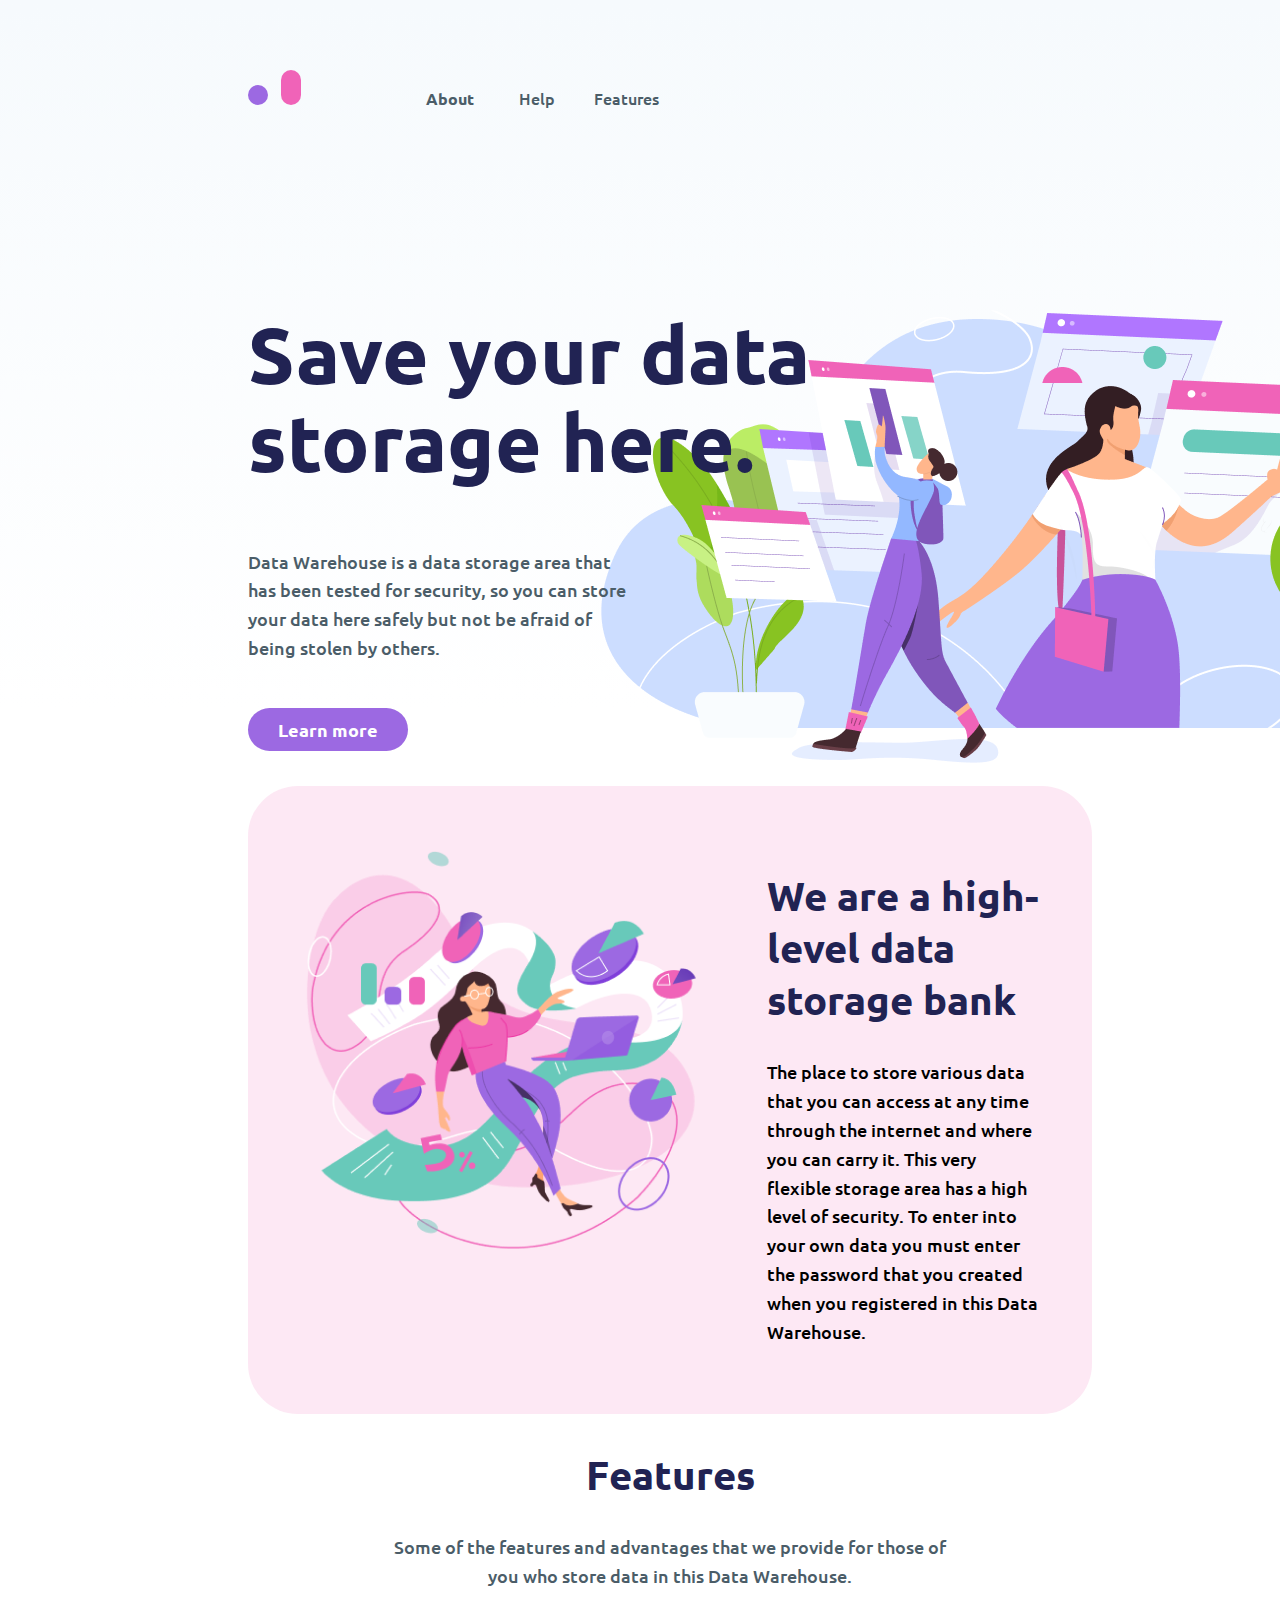
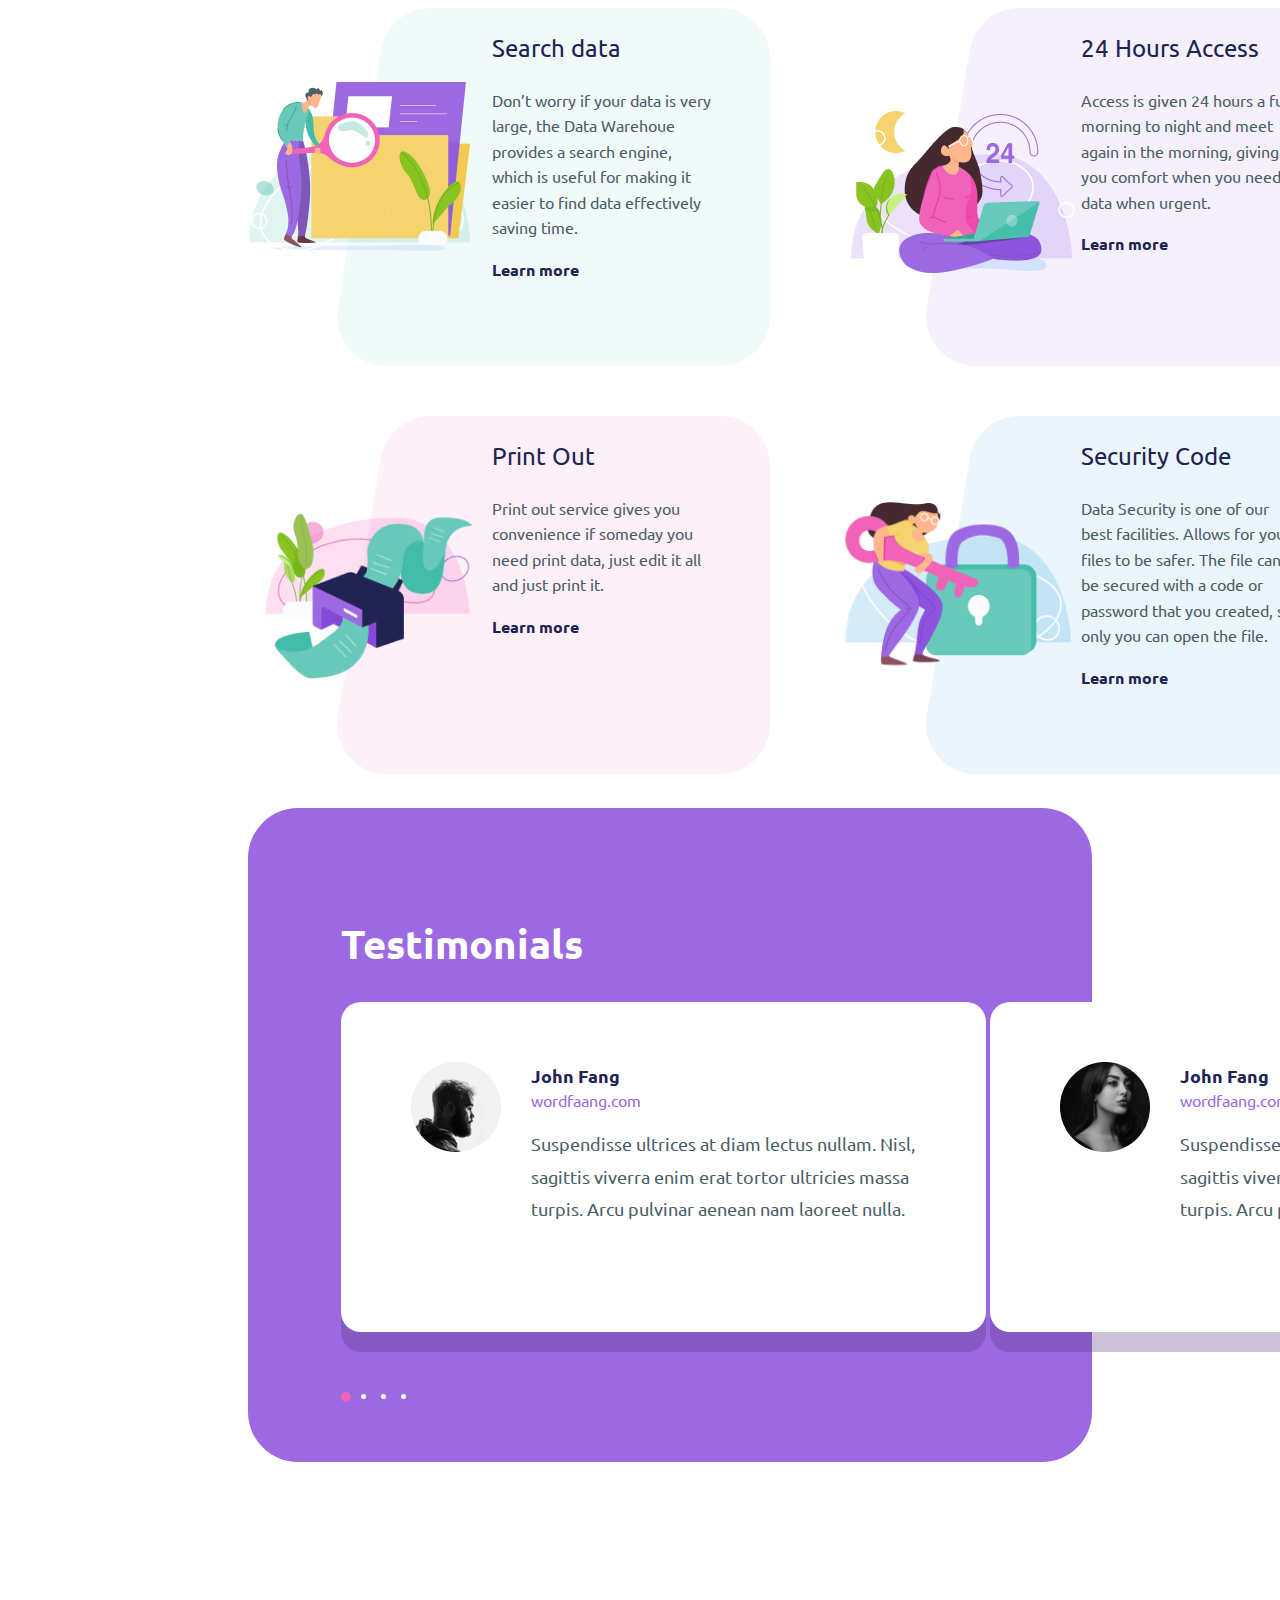
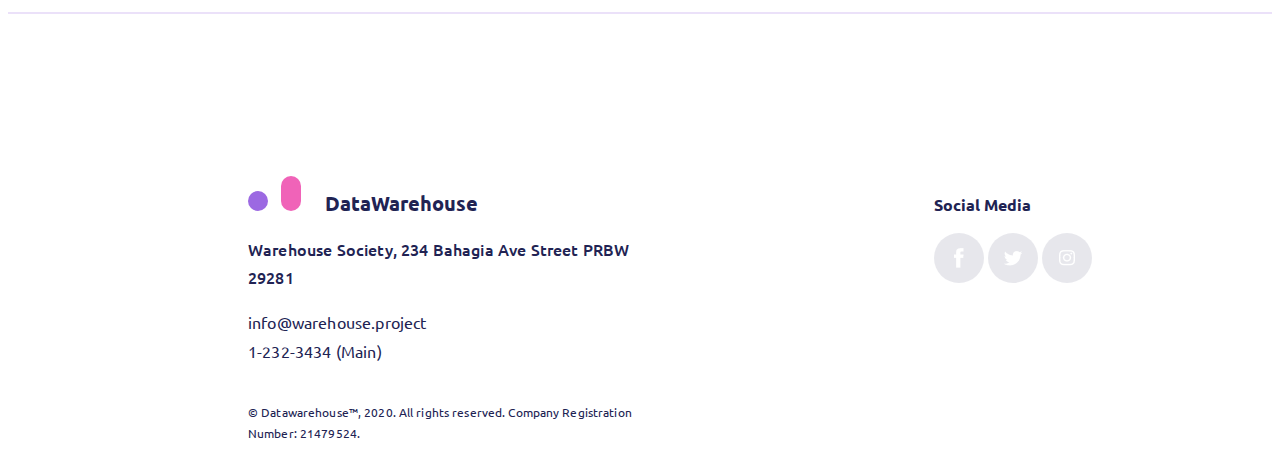
<file: index.html>
<!DOCTYPE HTML>
<html>
	<head>
		<title>Warehouse - Save your data storage here.</title>
		<meta name="description" content="Data Warehouse is a data storage area that has been
		tested for security, so you can store your data here
		safely but not be afraid of being stolen by others." />
		<meta name="keyword" content="warehouse, save, data, security, storage, area" />
		<link rel="shortcut icon" href="favicon.png" type="image/png">
		<link rel="stylesheet" type="text/css" href="style.css">
	</head>
	<body>
<!-- именование не по БЭМ	-->
<!-- нет понимания HTML5 -->
		<div class="header">
			<div class="Rectangle32"></div>
			<div class="Rectangle33"></div>
			<ul>
				<li class="menu-1"><a href="#">About</a></li>
				<li class="menu-2"><a href="#">Help</a></li>
				<li class="menu-3"><a href="#">Features</a></li>
			</ul>
		</div>

		<div class="content">
			<div class="main1">
<!--  инлайновые стили тут плохой тон			-->
				<div style="position:absolute; right:0; z-index: -1; width:60%"><div id="main1-pic"></div></div>
				<div id="main1-text"><h1>Save your data storage here.</h1>
				<p>Data Warehouse is a data storage area that has been tested for security, so you can store your data here safely but not be afraid of being stolen by others.</p></div>
				<div id="main1-btn"><a href="#features">Learn more</a></div>

			</div>

			<div class="main2">
<!--	это тэг img			-->
				<div id="main2-pic"></div>
				<div id="main2-text"><h2>We are a high-level data storage bank</h2>
				<p>The place to store various data that you can access at any time through the internet and where you can carry it. This very flexible storage area has a high level of security. To enter into your own data you must enter the password that you created when you registered in this Data Warehouse.</p>
			</div>
			</div>

			<div id="features"><h2>Features</h2><p>Some of the features and advantages that we provide for those of you who store data in this Data Warehouse.</p></div>
			<div class="blocks">
<!--	не аккуратная стиль кода, нет переносов тегов -->
				<div class="block1"><div id="block1-pic"></div><div class="block-text"><h3>Search data</h3><p>Don’t worry if your data is very large, the Data Warehoue provides a search engine, which is useful for making it easier to find data effectively saving time.</p><a href="#">Learn more</a></div></div>
				<div class="block2"><div id="block2-pic"></div><div class="block-text"><h3>24 Hours Access</h3><p>Access is given 24 hours a full morning to night and meet again in the morning, giving you comfort when you need data when urgent.</p><a href="#">Learn more</a></div></div>
				<div class="block3"><div id="block3-pic"></div><div class="block-text"><h3>Print Out</h3><p>Print out service gives you convenience if someday you need print data, just edit it all and just print it.</p><a href="#">Learn more</a></div></div>
				<div class="block4"><div id="block4-pic"></div><div class="block-text"><h3>Security Code</h3><p>Data Security is one of our best facilities. Allows for your files to be safer. The file can be secured with a code or password that you created, so only you can open the file.</p><a href="#">Learn more</a></div></div>
			</div>
			<div class="test">
				<div id="test-title">
					<h2>Testimonials</h2>
				</div>
				<div class="slider">
					<div class="card">
						<div class="card-container">
							<div class="card-photo" id="person1"></div>
							<div class="card-text"><h6>John Fang</h6><a>wordfaang.com</a><p>Suspendisse ultrices at diam lectus nullam. Nisl, sagittis viverra enim erat tortor ultricies massa turpis. Arcu pulvinar aenean nam laoreet nulla.</p></div>

						</div>

					</div>
					<div class="card">
						<div class="card-container">
							<div class="card-photo" id="person2"></div>
							<div class="card-text"><h6>John Fang</h6><a>wordfaang.com</a><p>Suspendisse ultrices at diam lectus nullam. Nisl, sagittis viverra enim erat tortor ultricies massa turpis. Arcu pulvinar aenean nam laoreet nulla.</p></div>

						</div>

					</div>

				</div>
				<ol class="slider-buttons"><li class="dot-selected"></li><li class="dot"></li><li class="dot"></li><li class="dot"></li></ol>
			</div>
		</div>
		<div class="line"></div>
		<div class="footer">
			<div class="footer-left">
				<div class="Rectangle32"></div>
				<div class="Rectangle33"></div>
				<div id="Datawar">DataWarehouse</div>
<!--
	почта и телефон задаются через тэг а
	<a href="mailto:mail@mail.ru">Напишите нам</a>
	<a href="tel:+79001111111">+7-900-111-11-11</a>
-->
				<p class="address">Warehouse Society, 234 Bahagia Ave Street PRBW 29281</p>
				<!--    применение <br> плохая практика, перенос стилями при помощи max-width      -->
				<p class="contacts">info@warehouse.project <br> 1-232-3434 (Main)</p>
				<p class="credits">© Datawarehouse™, 2020. All rights reserved. Company Registration Number: 21479524.</p>
			</div>
			<div class="footer-right">
				<p class="soc-text">Social Media</p>
<!-- это список, значит ul	-->
				<div class="soc-circles">
					<!--    в данной ситуации для кнопок надо предусмотреть span с текстом который скрыть visually-hidden, если стили не подгрузятся, то пользователю не будет понятен функционал    -->
					<div class="soc" id="soc1"><a href="#"></a></div>
					<div class="soc" id="soc2"><a href="#"></a></div>
					<div class="soc" id="soc3"><a href="#"></a></div>
				</div>
			</div>

		</div>
	</body>
</html>
</file>
<file: style.css>
/*
    нет адаптива, местами не аккуратная стиль кода, не подключены безопасные шрифты, цвета не вынесены в переменные, применение стилей не по классу, а по Id
*/
@import url('https://fonts.googleapis.com/css2?family=Ubuntu:ital,wght@0,300;1,400&display=swap');
body {
max-width: 1600px;
font-family: Ubuntu;
background: linear-gradient(180deg, #F6FAFD 0%, #FFFFFF 19.4%);
}
a {text-decoration: none;}
ul {list-style-type: none;
}
ol {
    padding-inline-start: 0;
}

.header {
    padding-top: 62px;
}
.header ul {
    padding-inline-start: 121px;
    margin-block-start: 0;
    display: inline-grid;
    column-gap: 40px;
    grid-template-columns: auto auto auto;
}
.header, .content, .footer {
    margin-left: 240px;
    margin-right: 180px;
    position: relative;
}

@media screen and (max-width: 1024px) {
    .header, .content, .footer {
        margin-left: 20px;
        margin-right: 20px;
    }
    }

.content {margin-top: 178px;
}

.Rectangle32 {display: inline-block;
    width: 20px;
    height: 20px;

    background: #9C69E2;
    border-radius: 20px;}
.Rectangle33 {display: inline-block;
    width: 20px;
    height: 35px;
    margin-left: 9px;

    background: #F063B8;
    border-radius: 20px;}
.menu-1 {
    width: 53px;
    height: 30px;
    font-style: normal;
    font-weight: 800;
    font-size: 16px;
    line-height: 160%;
    color: #212353;}

.menu-2 {
    width: 35px;
    height: 26px;
    font-style: normal;
    font-weight: 500;
    font-size: 16px;
    line-height: 160%;
    color: #4B5D68;}

.menu-3 {
    width: 63px;
    height: 26px;
    font-style: normal;
    font-weight: 500;
    font-size: 16px;
    line-height: 160%;
    color: #4B5D68;}
.menu-1 a, .menu-2 a, .menu-3 a {
    color: #4B5D68;
}
.menu-1 a:hover, .menu-2 a:hover, .menu-3 a:hover {
    color: #9C69E2;
}
.main1 {position: relative; min-height: 476px;}

#main1-text h1 {
    position: relative;
    width: 645px;
    height: 184px;

    font-style: normal;
    font-weight: bold;
    font-size: 80px;
    line-height: 110%;

    align-items: center;

    color: #212353;}
#main1-pic {
    position: relative;
    width: 885px;
    height: 468px;
    background: url(image1.png);}
#main1-text {
    left:0;
    width:60%;
}

#main1-text p {margin-top: 50px;
    position: relative;
    width: 380px;
    height: 120px;
    font-style: normal;
    font-weight: 500;
    font-size: 18px;
    line-height: 160%;
    color: #4B5D68;
}

#main1-btn {
    margin-top: 50px;
    position: relative;
    width: 170px;
    height: 60px;
   }
#main1-btn a {
    background: #9C69E2;
    width: 100%;
    height: 100%;
    border-radius: 50px;
    font-weight: 800;
font-size: 18px;
padding: 10px 30px;
text-decoration: none;
text-align: center;
color: #FFFFFF;
}


#main1-btn a:hover {
    background: #ac66d5;
}

.main2 {background: rgba(240, 99, 184, 0.15);
    border-radius: 50px;
    display: table;}

#main2-pic {
    width: 469px;
    height: 496px;
    background: url(image2.png);
}
#main2-text h2 {
    font-style: normal;
font-weight: bold;
font-size: 40px;
line-height: 130%;
color: #212353;
}

#main2-text {
    display:inline-block;
    width:50%;
    display: table-cell;
    vertical-align: middle;
    padding:50px;
}

#main2-text p {
    font-style: normal;
    font-weight: 500;
    font-size: 18px;
    line-height: 160%;
}


#features {
    display: block;
    width:100%;
    text-align: center;
}
#features h2 {
    font-style: normal;
font-weight: bold;
font-size: 40px;
line-height: 130%;
color: #212353;

}
#features p {
    margin-left: auto;
    margin-right: auto;
    max-width: 584px;
    font-style: normal;
font-weight: 500;
font-size: 18px;
line-height: 160%;
color: #4B5D68;
}

.blocks {
    margin-left: 89px;
    display: grid;
    grid-template-columns: 442px 442px;
    grid-template-rows: 358px 358px;
    column-gap: 147px;
    row-gap: 50px;
    }
.block1, .block2, .block3, .block4 {
    position: relative;
    width: 442px;
    height: 358px;
}

.block1 {
    background: url(block1.png);
    background-repeat: no-repeat;
}
.block2 {
    background: url(block2.png);
    background-repeat: no-repeat;
}
.block3 {
    background: url(block3.png);
    background-repeat: no-repeat;
}
.block4 {
    background: url(block4.png);
    background-repeat: no-repeat;
}
#block1-pic, #block2-pic, #block3-pic, #block4-pic {
position: absolute;
margin: auto;
top: 0;
bottom: 0;
left: -89px;
}

#block1-pic {
    background: url(image3.png);
    width: 232px;
    height: 211px;
}

#block2-pic {
    background: url(image4.png);
    width: 241px;
    height: 185px;
}
#block3-pic {
    background: url(image5.png);
    width: 226px;
    height: 167px;
}
#block4-pic {
    background: url(image6.png);
    width: 235px;
    height: 205px;
}
.block-text {
    width: 50%;
    margin-left: 35%;

}
.block-text p {
    font-style: normal;
    font-weight: normal;
    font-size: 16px;
    line-height: 160%;
    color: #4B5D68;
}

.block-text h3 {
    font-style: normal;
font-weight: normal;
font-size: 24px;
line-height: 130%;
color: #212353;

}

.block-text a {
    font-style: normal;
font-weight: 800;
font-size: 16px;
line-height: 160%;
letter-spacing: 0.005em;
color: #212353;
}
.test {
    background: #9C69E2;
border-radius: 50px;
min-width: 831px;
}

#test-title h2 {
    font-style: normal;
font-weight: bold;
font-size: 40px;
line-height: 130%;
color: #fff;
padding-top: 109px;
padding-left: 93px;
}

.slider {
    position: relative;
    width: 100%;
    height: 330px;
    margin-left: 93px;
    white-space: nowrap;
}
.card {
    display: inline-block;
    width: 645px;
height: 330px;
background: #FFFFFF;
box-shadow: 0px 20px 0px rgba(82, 52, 124, 0.3);
border-radius: 20px;
white-space: normal;
}
.card-container {
    padding: 60px 70px 50px 70px;
    display: grid;
    grid-template-columns: 90px 385px;
    column-gap: 30px;
}
.card-photo{
    width: 90px;
    height: 90px;
}
.card-text h6 {
    font-style: normal;
font-weight: 900;
font-size: 18px;
line-height: 160%;
color: #212353;
margin-block-end: 0;
margin-block-start: 0;
}
.card-text a {
    color: #9C69E2;
}

.card-text p {
    font-style: normal;
font-weight: normal;
font-size: 18px;
line-height: 180%;
color: #4B5D68;
}
#person1 {
    background: url(photo.png);
}
#person2 {
    background: url(photo2.png);
}
.slider-buttons {
    margin-left: 93px;
    margin-top: 60px;
    padding-bottom: 60px;
    list-style: none;
    display: grid;
    grid-template-columns: 10px 10px 10px 10px;
    column-gap: 10px;
    align-items: center;
}

.dot-selected {
    width: 10px;
    height: 10px;
    background: #F063B8;
    border-radius: 50%;
}

.dot {
    width: 5px;
    height: 5px;
    background: #fff;
    border-radius: 50%;
}

.line {
    margin-top: 150px;
    background: #9C69E2;
opacity: 0.2;
height: 2px;
width: 100%
}


.footer {
    margin-top: 162px;
    display: grid;
    grid-template-columns: 50% 50%;
}

.footer-right {
    margin-left:auto;
}


#Datawar {display: inline-block;
    margin-left: 20px;
    font-style: normal;
font-weight: 900;
font-size: 20px;
line-height: 160%;
color: #212353;
}

.address {
    font-style: normal;
font-weight: 500;
font-size: 16px;
line-height: 180%;
letter-spacing: 0.01em;
color: #212353;
}

.contacts {
    font-style: normal;
font-weight: normal;
font-size: 16px;
line-height: 180%;
letter-spacing: 0.01em;
color: #212353;
}

.credits {
    margin-top: 36px;
    font-weight: normal;
font-size: 12px;
line-height: 180%;
align-items: center;
letter-spacing: 0.01em;
color: #212353;

}

.soc-text {
    font-style: normal;
font-weight: 900;
font-size: 16px;
line-height: 160%;
color: #212353;
}

.soc {
    display: inline-block;
    border-radius: 50%;
    width: 50px;
    height: 50px;
    opacity: 0.1;

}
#soc1 {
    background: #212353 url(f.png);
    background-repeat: no-repeat;
    background-position: center;

}
#soc2 {
    background: #212353 url(t.png);
    background-repeat: no-repeat;
    background-position: center;

}
#soc3 {
    background: #212353 url(i.png);
    background-repeat: no-repeat;
    background-position: center;

}

.soc a {
    display: block;
    height: 100%;
    width: 100%;
    text-decoration: none;
}
</file>
